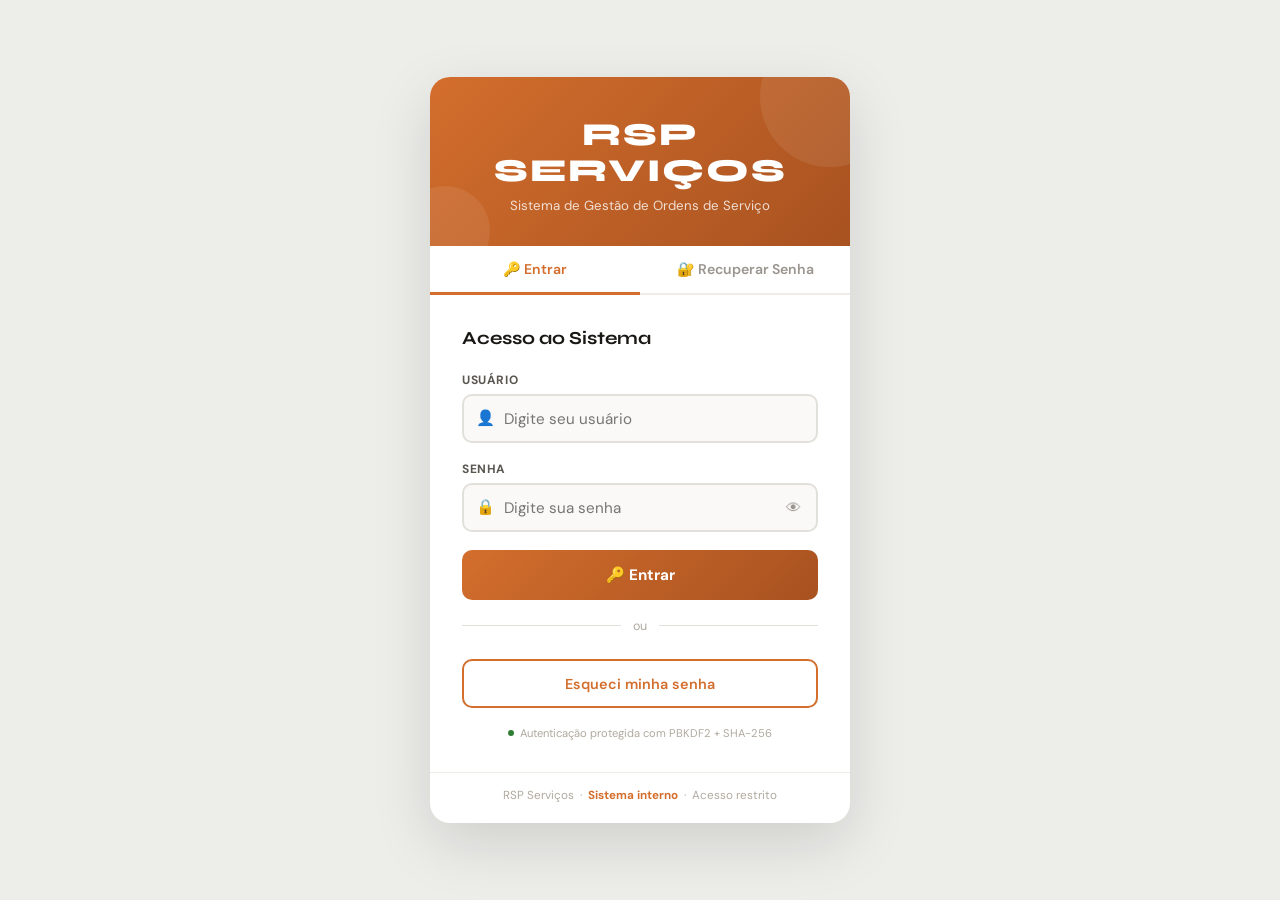
<file: configuracoes.html>
<!DOCTYPE html>
<html lang="pt-BR">

<head>
    <meta charset="UTF-8">
    <meta name="viewport" content="width=device-width, initial-scale=1.0">
    <title>Configurações | RSP Dashboard</title>
    <link rel="stylesheet" href="styles.css">
</head>

<body>

    <nav class="navbar">
        <div class="brand">
            <h1 class="brand-title">RSP <span style="color: var(--primary-color);">Serviços</span></h1>
        </div>
        <div class="nav-links">
            <a href="index.html">Dashboard</a>
            <a href="service_form.html">Nova OS</a>
            <a href="clientes.html">Clientes</a>
            <a href="reports.html">Relatórios</a>
            <a href="configuracoes.html">Configurações</a>
        </div>
    </nav>

    <div class="container" id="config-container">
        <h2 style="margin-bottom: 2rem;">Configurações do Sistema</h2>

        <div class="dashboard-grid" style="grid-template-columns: 1fr 1fr; align-items: start;">

            <!-- Perfil da Empresa -->
            <div class="card">
                <h3>Perfil da Empresa</h3>
                <form id="config-form" style="margin-top: 1.5rem;">
                    <div class="form-group">
                        <label>Nome Fantasia</label>
                        <input type="text" id="config-company-name" class="form-control" required>
                    </div>
                    <div class="form-group">
                        <label>Responsável</label>
                        <input type="text" id="config-owner" class="form-control" required>
                    </div>
                    <div class="form-group">
                        <label>Telefone / WhatsApp</label>
                        <input type="text" id="config-phone" class="form-control" required>
                        <small style="color: var(--text-muted); font-size: 0.8rem;">Exibido na página de aprovação do cliente</small>
                    </div>

                    <hr style="border: none; border-top: 1px dashed #ccc; margin: 1.5rem 0;">

                    <!-- URL Pública -->
                    <div class="form-group">
                        <label style="display: flex; align-items: center; gap: 0.5rem; font-weight: 600;">
                            🌐 URL Pública do Sistema
                            <span style="background: #f97316; color: white; font-size: 0.7rem; padding: 0.15rem 0.5rem; border-radius: 999px; font-weight: 700; letter-spacing: 0.05em;">OBRIGATÓRIO</span>
                        </label>
                        <input type="url" id="config-public-url" class="form-control"
                            value="https://rspsistema.vercel.app/quote_approval.html?id=XXXXX"
                            placeholder="https://rspsistema.vercel.app"
                            style="border-color: #f97316;">

                        <div style="background: #fff8ed; border: 1px solid #f97316; border-radius: 8px; padding: 1rem; margin-top: 0.75rem; font-size: 0.85rem; color: #555;">
                            <strong>⚠️ Por que isso é necessário?</strong><br>
                            O link enviado no WhatsApp precisa de uma URL que o cliente consiga abrir no celular. Um caminho local <code style="background:#eee; padding:0.1rem 0.3rem; border-radius:4px;">file:///home/...</code> só funciona no seu computador.<br><br>
                            <strong>Opções gratuitas para hospedar o sistema:</strong><br>
                            • <a href="https://firebase.google.com/products/hosting" target="_blank" style="color: #f97316;">Firebase Hosting</a> — recomendado (já usa Firebase)<br>
                            • <a href="https://pages.github.com/" target="_blank" style="color: #f97316;">GitHub Pages</a> — simples e gratuito<br>
                            • <a href="https://www.netlify.com/" target="_blank" style="color: #f97316;">Netlify</a> — arraste e solte a pasta<br><br>
                            Após hospedar, cole aqui a URL gerada (ex: <code>https://rpssystem.web.app</code>).
                        </div>
                    </div>

                    <button type="submit" class="btn btn-primary" style="width: 100%; margin-top: 1rem;">
                        💾 Salvar Configurações
                    </button>
                </form>
            </div>

            <!-- Coluna direita -->
            <div style="display: flex; flex-direction: column; gap: 1.5rem;">

                <!-- Status do Link WhatsApp -->
                <div class="card">
                    <h3>Status do Link WhatsApp</h3>
                    <div id="url-status-box" style="margin-top: 1rem; border-radius: 8px; padding: 1rem;">
                        <!-- Preenchido pelo JS -->

                <!-- ──────────────────────────────────────────────────────── -->
                <!-- CAMPO CRÍTICO: URL pública do sistema                    -->
                <!-- ──────────────────────────────────────────────────────── -->
                <div class="form-group" style="border-top:2px dashed var(--border);padding-top:1.5rem;margin-top:.5rem;">
                    <label style="color:var(--primary);font-weight:700;">
                        🌐 URL Pública do Sistema
                        <span style="background:var(--primary);color:white;font-size:.65rem;padding:.2rem .5rem;border-radius:4px;margin-left:.4rem;vertical-align:middle;">OBRIGATÓRIO</span>
                    </label>
                    <input type="text" id="config-public-url" class="form-control"
                        placeholder="https://rspsistema.vercel.app" style="border-color:var(--primary);"
                        oninput="checkUrlFormat(this)">
                    <div id="url-format-warning" style="display:none;margin-top:.5rem;padding:.6rem .9rem;
                         background:#ffebee;border-radius:6px;border-left:3px solid #c62828;font-size:.82rem;color:#c62828;">
                        ⚠️ <strong>Remova o "/login.html" (ou qualquer página) do final.</strong><br>
                        Correto: <code id="url-suggestion" style="background:#ffd7d7;padding:.1rem .3rem;border-radius:3px;"></code>
                    </div>
                    <div style="margin-top:.75rem;padding:1rem;background:#fff3e0;border-radius:8px;border-left:3px solid var(--primary);font-size:.82rem;line-height:1.7;">
                        <strong>⚠️ Por que isso é necessário?</strong><br>
                        O link enviado no WhatsApp precisa de uma URL que o cliente consiga abrir no celular.
                        Um caminho local <code style="background:#fde0c8;padding:.1rem .3rem;border-radius:3px;">file:///home/...</code>
                        só funciona no seu computador.<br><br>
                        <strong>Opções gratuitas para hospedar o sistema:</strong><br>
                        &nbsp;•&nbsp;<a href="https://firebase.google.com/docs/hosting" target="_blank" style="color:var(--primary);font-weight:600;">Firebase Hosting</a> — recomendado (já usa Firebase)<br>
                        &nbsp;•&nbsp;<a href="https://pages.github.com" target="_blank" style="color:var(--primary);font-weight:600;">GitHub Pages</a> — simples e gratuito<br>
                        &nbsp;•&nbsp;<a href="https://netlify.com" target="_blank" style="color:var(--primary);font-weight:600;">Netlify</a> — arraste e solte a pasta<br><br>
                        Após hospedar, cole aqui a URL gerada (ex: <code>https://rpssystem.web.app</code>).
                    </div>
                </div>

                <!-- Aparência -->
                <div class="card">
                    <h3>Aparência</h3>

                    <div style="border: 1px solid #eee; border-radius: 8px; padding: 1rem; margin-top: 1rem;">
                        <div style="font-size: 0.75rem; color: var(--text-muted); text-transform: uppercase; letter-spacing: 0.08em; margin-bottom: 0.3rem;">TEMA</div>
                        <div style="display: flex; align-items: center; justify-content: space-between;">
                            <div>
                                <strong id="theme-label">Modo Claro</strong><br>
                                <small style="color: var(--text-muted);">Toque para alternar</small>
                            </div>
                            <!-- Toggle Switch -->
                            <label style="position: relative; display: inline-block; width: 48px; height: 26px; cursor: pointer;">
                                <input type="checkbox" id="dark-mode-toggle" style="opacity:0; width:0; height:0;">
                                <span id="toggle-slider" style="
                                    position: absolute; cursor: pointer; top: 0; left: 0; right: 0; bottom: 0;
                                    background-color: #ccc; border-radius: 26px; transition: 0.3s;">
                                    <span id="toggle-knob" style="
                                        position: absolute; height: 20px; width: 20px; left: 3px; bottom: 3px;
                                        background-color: white; border-radius: 50%; transition: 0.3s;"></span>
                                </span>
                            </label>
                        </div>
                    </div>

                    <div style="border: 1px solid #eee; border-radius: 8px; padding: 1rem; margin-top: 1rem;">
                        <div style="font-size: 0.75rem; color: var(--text-muted); text-transform: uppercase; letter-spacing: 0.08em; margin-bottom: 0.3rem;">VERSÃO</div>
                        <strong>RSP Sistema v2.0</strong>
                    </div>

                    <div style="border: 1px solid #eee; border-radius: 8px; padding: 1rem; margin-top: 1rem;">
                        <div style="font-size: 0.75rem; color: var(--text-muted); text-transform: uppercase; letter-spacing: 0.08em; margin-bottom: 0.75rem;">AÇÕES</div>
                        <button class="btn btn-outline" style="width: 100%; margin-bottom: 0.5rem;" onclick="clearLocalCache()">
                            🗑️ Limpar cache local
                        </button>
                        <button class="btn btn-outline" style="width: 100%;" onclick="window.location.href='index.html'">
                            🏠 Ir ao Dashboard
                        </button>
                    </div>
                </div>

            </div>
        </div>
    </div>

    <script src="darkmode.js"></script>
    <script src="auth.js"></script>
    <script src="app.js"></script>
    <script>
        // ── URL Pública fixa ──────────────────────────────────────────────
        const FIXED_PUBLIC_URL = 'https://rspsistema.vercel.app';

        window.addEventListener('DOMContentLoaded', () => {
            // Carrega configs salvas
            const saved = JSON.parse(localStorage.getItem('rspConfig') || '{}');

            document.getElementById('config-company-name').value = saved.companyName || '';
            document.getElementById('config-owner').value         = saved.owner       || '';
            document.getElementById('config-phone').value         = saved.phone       || '';

            // URL pública: sempre usa a fixa (somente a base, sem sufixo)
            const urlField = document.getElementById('config-public-url');
            urlField.value = FIXED_PUBLIC_URL;

            // Salva já no localStorage para garantir consistência
            saved.publicUrl = FIXED_PUBLIC_URL;
            localStorage.setItem('rspConfig', JSON.stringify(saved));

            updateUrlStatus(FIXED_PUBLIC_URL);

            // Dark mode
            const toggle = document.getElementById('dark-mode-toggle');
            if (saved.darkMode) {
                toggle.checked = true;
                applyDarkMode(true);
            }
            toggle.addEventListener('change', () => {
                applyDarkMode(toggle.checked);
                const cfg = JSON.parse(localStorage.getItem('rspConfig') || '{}');
                cfg.darkMode = toggle.checked;
                localStorage.setItem('rspConfig', JSON.stringify(cfg));
            });
        });

        // Salvar configurações
        document.getElementById('config-form').addEventListener('submit', (e) => {
            e.preventDefault();
            const cfg = JSON.parse(localStorage.getItem('rspConfig') || '{}');
            cfg.companyName = document.getElementById('config-company-name').value;
            cfg.owner       = document.getElementById('config-owner').value;
            cfg.phone       = document.getElementById('config-phone').value;
            cfg.publicUrl   = FIXED_PUBLIC_URL;   // sempre mantém a URL fixa (só a base)

            // Garante que o campo exibe apenas a URL base fixa
            document.getElementById('config-public-url').value = FIXED_PUBLIC_URL;

            localStorage.setItem('rspConfig', JSON.stringify(cfg));
            updateUrlStatus(FIXED_PUBLIC_URL);
            alert('✅ Configurações salvas com sucesso!');
        });

        // Status do link WhatsApp
        function updateUrlStatus(url) {
            const box = document.getElementById('url-status-box');
            const isValid = url && url.startsWith('https://');
            const exampleUrl = FIXED_PUBLIC_URL + '/quote_approval.html?id=XXXXX';

            if (isValid) {
                box.style.background = '#f0fdf4';
                box.style.border = '1px solid #86efac';
                box.innerHTML = `
                    <div style="display:flex; align-items:center; gap:0.5rem; color:#16a34a; font-weight:700; margin-bottom:0.5rem;">
                        ✅ URL configurada
                    </div>
                    <div style="color:#555; font-size:0.85rem; margin-bottom:0.5rem;">Link de exemplo que será enviado ao cliente:</div>
                    <code style="display:block; background:#e8f5e9; padding:0.5rem 0.75rem; border-radius:6px; font-size:0.8rem; word-break:break-all; color:#333;">${exampleUrl}</code>
                    <a href="${exampleUrl}" target="_blank" style="display:inline-block; margin-top:0.75rem; color:#16a34a; font-size:0.85rem; text-decoration:none;">
                        🔗 Testar link →
                    </a>
                `;
            } else {
                box.style.background = '#fff1f2';
                box.style.border = '1px solid #fca5a5';
                box.innerHTML = `
                    <div style="display:flex; align-items:center; gap:0.5rem; color:#dc2626; font-weight:700; margin-bottom:0.5rem;">
                        ✖ URL pública não configurada
                    </div>
                    <div style="color:#555; font-size:0.85rem;">
                        Os links enviados no WhatsApp <strong>não funcionarão</strong> para os clientes. Configure a URL acima.
                    </div>
                `;
            }
        }

        // Dark mode
        function applyDarkMode(on) {
            document.body.classList.toggle('dark-mode', on);
            document.getElementById('theme-label').textContent = on ? 'Modo Escuro' : 'Modo Claro';
            const slider = document.getElementById('toggle-slider');
            const knob   = document.getElementById('toggle-knob');
            slider.style.backgroundColor = on ? '#f97316' : '#ccc';
            knob.style.transform = on ? 'translateX(22px)' : 'translateX(0)';
        }

    // Atualiza status quando o campo muda
    document.addEventListener('DOMContentLoaded', () => {
        setTimeout(updateUrlStatus, 300); // aguarda app.js carregar
        const urlInput = document.getElementById('config-public-url');
        if (urlInput) urlInput.addEventListener('input', updateUrlStatus);
    });
</script>

<script>
    document.addEventListener('DOMContentLoaded', () => {
        if (window.RSPAuth) window.RSPAuth.injectLogoutButton();
    });
</script>

<!-- Bottom Navigation — mobile only -->
<nav class="bottom-nav">
    <a href="index.html" data-page="index">
        <span class="nav-icon">🏠</span>Dashboard
    </a>
    <a href="service_form.html" data-page="service_form">
        <span class="nav-icon">➕</span>Nova OS
    </a>
    <a href="clientes.html" data-page="clientes">
        <span class="nav-icon">👥</span>Clientes
    </a>
    <a href="reports.html" data-page="reports">
        <span class="nav-icon">📊</span>Relatórios
    </a>
    <a href="configuracoes.html" data-page="configuracoes">
        <span class="nav-icon">⚙️</span>Config
    </a>
</nav>
<script>
(function(){
    var page = location.pathname.split('/').pop().replace('.html','') || 'index';
    var links = document.querySelectorAll('.bottom-nav a');
    links.forEach(function(a){
        if(a.dataset.page === page) a.classList.add('active');
    });
})();
</script>

<script>
function checkUrlFormat(input) {
    const val = input.value.trim();
    const warning = document.getElementById('url-format-warning');
    const suggestion = document.getElementById('url-suggestion');
    if (!warning) return;
    // Detecta se tem .html no final
    if (val && /\/[^/]+\.html/.test(val)) {
        const clean = val.replace(/\/+$/, '').replace(/\/[^/]+\.html$/, '');
        if (suggestion) suggestion.textContent = clean;
        warning.style.display = 'block';
    } else {
        warning.style.display = 'none';
    }
}


function updateThemeUI() {
    var isDark = document.documentElement.getAttribute('data-theme') === 'dark';
    var sw     = document.getElementById('theme-switch');
    var knob   = document.getElementById('theme-knob');
    var label  = document.getElementById('theme-label');
    if (sw)    sw.style.background = isDark ? '#d36e2d' : 'var(--border)';
    if (knob)  knob.style.transform = isDark ? 'translateX(24px)' : 'translateX(0)';
    if (label) label.textContent = isDark ? '🌙 Modo Escuro' : '☀️ Modo Claro';
}
document.addEventListener('DOMContentLoaded', updateThemeUI);

        // Limpar cache
        function clearLocalCache() {
            if (confirm('Tem certeza que deseja limpar o cache local? Os dados de configuração serão mantidos.')) {
                const cfg = localStorage.getItem('rspConfig');
                localStorage.clear();
                if (cfg) localStorage.setItem('rspConfig', cfg);
                alert('✅ Cache limpo com sucesso!');
            }
        }
    </script>
</body>

</html>
</file>
<file: styles.css>
@import url('https://fonts.googleapis.com/css2?family=Outfit:wght@300;400;600;700&display=swap');

:root {
    --primary-color: #db5b02; /* Orange from the RSP logo */
    --secondary-color: #404040; /* Charcoal grey from the "S/P" of the logo */
    --bg-color: #eceef0; /* Light neutral page background (keeps dark text readable) */
    --surface-color: #ffffff; /* White for cards/containers */
    --text-color: #1a1a1a;
    --text-muted: #5a5a5a;
    
    --success-color: #2e7d32;
    --danger-color: #c62828;
    --warning-color: #f57f17;

    --border-radius: 12px;
    --box-shadow: 0 8px 32px rgba(0, 0, 0, 0.1);
    --transition: all 0.3s ease;
}

* {
    margin: 0;
    padding: 0;
    box-sizing: border-box;
}

body {
    font-family: 'Outfit', sans-serif;
    background-color: var(--bg-color);
    color: var(--text-color);
    line-height: 1.6;
    display: flex;
    flex-direction: column;
    min-height: 100vh;
}

/* Typography */
h1, h2, h3 {
    font-weight: 700;
    color: var(--text-color);
}

h1.brand-title {
    font-size: 2rem;
    text-transform: uppercase;
    letter-spacing: 1px;
}

/* Layout */
.navbar {
    background-color: var(--surface-color);
    padding: 1rem 2rem;
    display: flex;
    justify-content: space-between;
    align-items: center;
    box-shadow: 0 4px 12px rgba(0,0,0,0.05);
    border-bottom: 4px solid var(--primary-color);
}

.nav-links a {
    text-decoration: none;
    color: var(--text-color);
    font-weight: 600;
    margin-left: 2rem;
    transition: var(--transition);
}

.nav-links a:hover {
    color: var(--primary-color);
}

.container {
    max-width: 1200px;
    margin: 2rem auto;
    padding: 0 1rem;
    flex: 1;
}

/* Cards & Surfaces */
.card {
    background-color: var(--surface-color);
    border-radius: var(--border-radius);
    padding: 2rem;
    box-shadow: var(--box-shadow);
    margin-bottom: 2rem;
}

.dashboard-grid {
    display: grid;
    grid-template-columns: repeat(auto-fit, minmax(300px, 1fr));
    gap: 1.5rem;
    margin-bottom: 2rem;
}

.stat-card {
    background: linear-gradient(135deg, var(--surface-color), #ffffff);
    padding: 1.5rem;
    border-radius: var(--border-radius);
    border-left: 5px solid var(--primary-color);
    box-shadow: var(--box-shadow);
    display: flex;
    flex-direction: column;
    justify-content: center;
}

.stat-card h3 {
    color: var(--text-muted);
    font-size: 1rem;
    font-weight: 600;
    margin-bottom: 0.5rem;
}

.stat-card .value {
    font-size: 2.5rem;
    font-weight: 700;
    color: var(--secondary-color);
}

/* Buttons */
.btn {
    display: inline-block;
    padding: 0.8rem 1.5rem;
    border: none;
    border-radius: 8px;
    font-family: inherit;
    font-weight: 600;
    font-size: 1rem;
    cursor: pointer;
    text-decoration: none;
    transition: var(--transition);
    text-align: center;
}

.btn-primary {
    background-color: var(--primary-color);
    color: white;
}

.btn-primary:hover {
    background-color: #b34a02;
    transform: translateY(-2px);
    box-shadow: 0 4px 12px rgba(219, 91, 2, 0.3);
}

.btn-secondary {
    background-color: var(--secondary-color);
    color: white;
}

.btn-whatsapp {
    background-color: #25D366;
    color: white;
    display: inline-flex;
    align-items: center;
    gap: 0.5rem;
}

.btn-whatsapp:hover {
    background-color: #1ebd5a;
    transform: translateY(-2px);
    box-shadow: 0 4px 12px rgba(37, 211, 102, 0.3);
}

.btn-danger {
    background-color: var(--danger-color);
    color: white;
}

.btn-outline {
    background-color: transparent;
    border: 2px solid var(--text-muted);
    color: var(--text-muted);
}

/* Tables */
.table-container {
    overflow-x: auto;
}

table {
    width: 100%;
    border-collapse: collapse;
    margin-top: 1rem;
}

th, td {
    padding: 1rem;
    text-align: left;
    border-bottom: 1px solid #ddd;
}

th {
    font-weight: 600;
    color: var(--text-muted);
    text-transform: uppercase;
    font-size: 0.85rem;
    letter-spacing: 0.5px;
}

tr:hover {
    background-color: rgba(0,0,0,0.02);
}

/* Badges */
.badge {
    padding: 0.3rem 0.8rem;
    border-radius: 20px;
    font-size: 0.8rem;
    font-weight: 600;
}

.badge-pending { background-color: #fff3e0; color: var(--warning-color); }
.badge-approved { background-color: #e8f5e9; color: var(--success-color); }
.badge-completed { background-color: #e3f2fd; color: #1565c0; }

/* Forms */
.form-group {
    margin-bottom: 1.5rem;
}

.form-group label {
    display: block;
    margin-bottom: 0.5rem;
    font-weight: 600;
    color: var(--text-color);
}

.form-control {
    width: 100%;
    padding: 0.8rem;
    border: 2px solid #ddd;
    border-radius: 8px;
    font-family: inherit;
    font-size: 1rem;
    transition: var(--transition);
    background-color: #fff;
}

.form-control:focus {
    outline: none;
    border-color: var(--primary-color);
    box-shadow: 0 0 0 3px rgba(219, 91, 2, 0.1);
}

textarea.form-control {
    resize: vertical;
    min-height: 120px;
}

/* File Upload Area */
.file-upload-area {
    border: 2px dashed #ddd;
    border-radius: 8px;
    padding: 2rem;
    text-align: center;
    background-color: #fafafa;
    cursor: pointer;
    transition: var(--transition);
}

.file-upload-area:hover {
    border-color: var(--primary-color);
    background-color: #fff;
}

.file-upload-area i {
    font-size: 2rem;
    color: var(--text-muted);
    margin-bottom: 1rem;
}

/* Responsive */
@media (max-width: 768px) {
    .navbar {
        flex-direction: column;
        gap: 1rem;
    }
    .nav-links {
        display: flex;
        flex-wrap: wrap;
        justify-content: center;
        gap: 1rem;
    }
    .nav-links a {
        margin: 0;
    }
}
</file>
